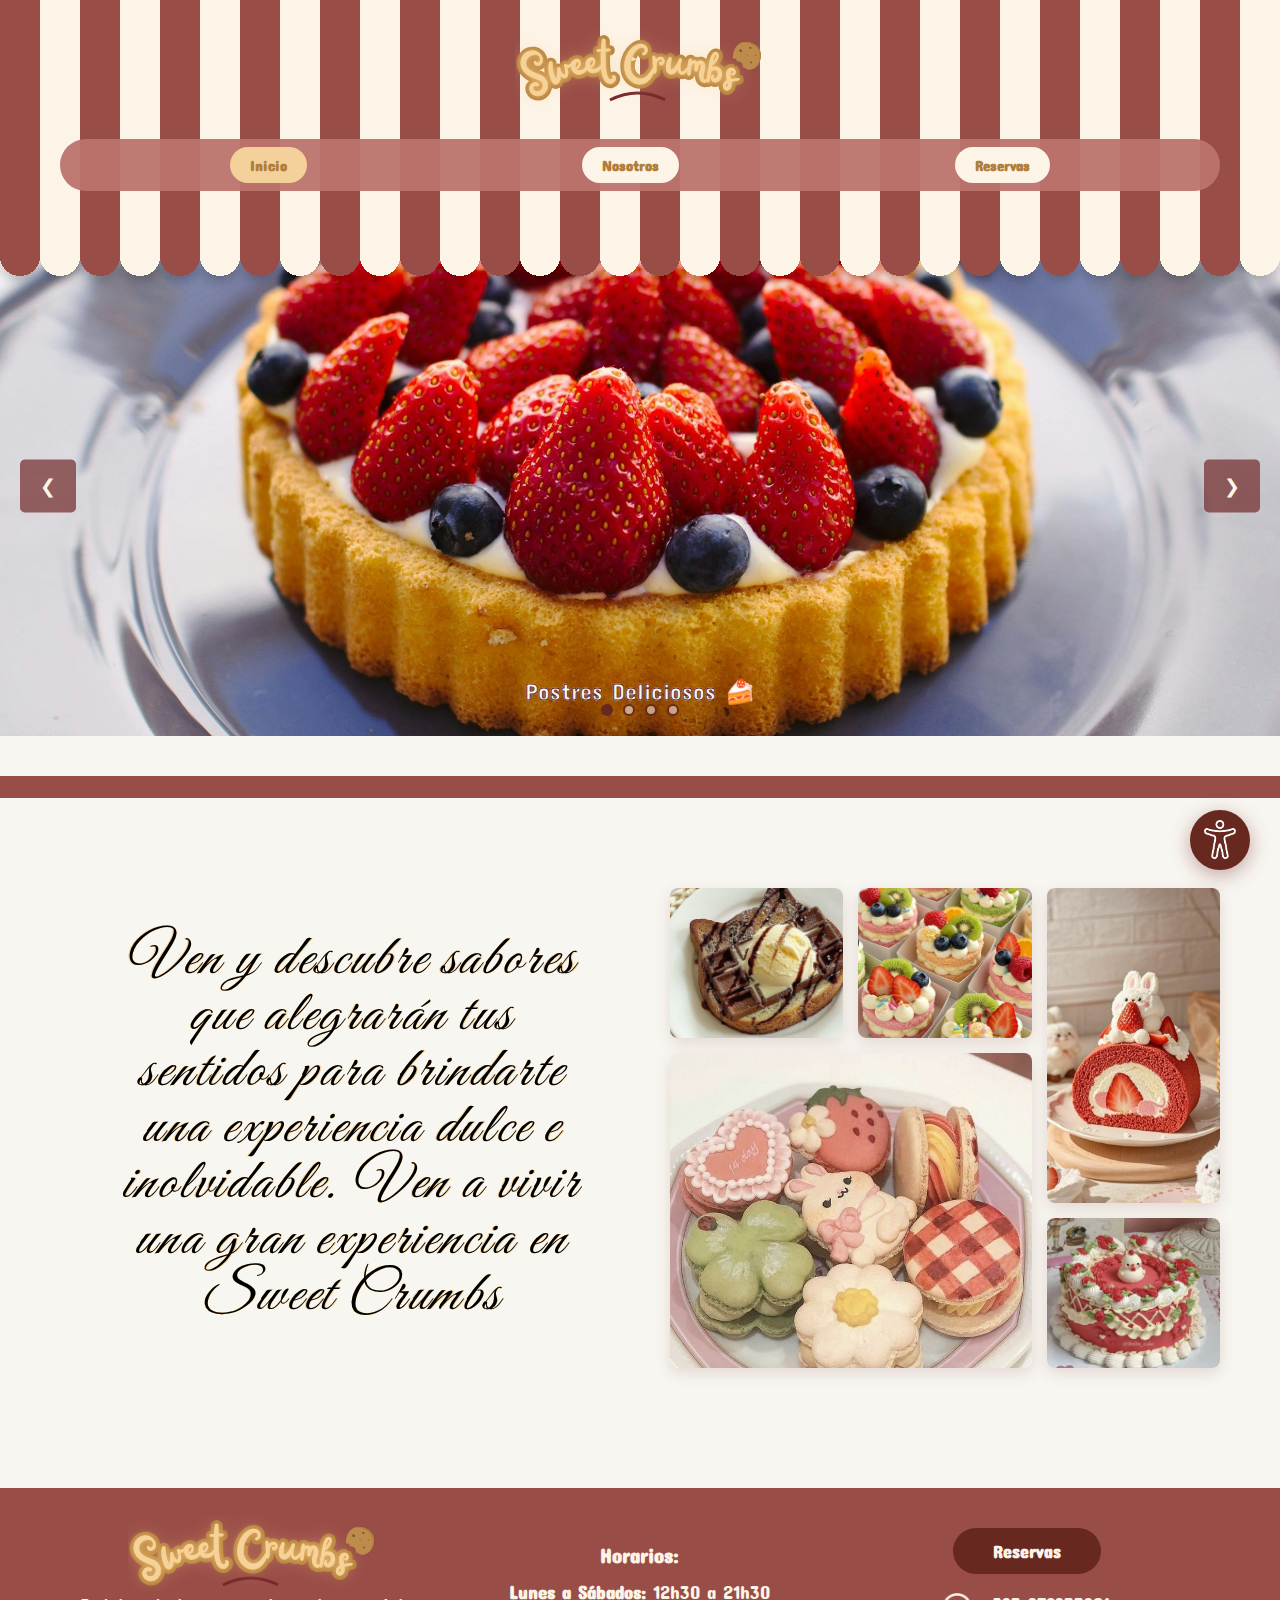
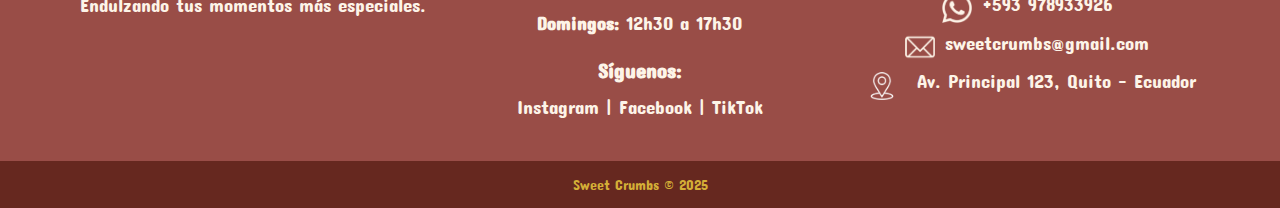
<file: index.html>
<!DOCTYPE html>
<html lang="es">
<head>
  <meta charset="UTF-8">
  <meta name="viewport" content="width=device-width, initial-scale=1.0">
  <title>Sweet Crumbs - Pastelería Artesanal</title>
  <link rel="stylesheet" href="../public/css/style.css">
</head>
<body>
  <!-- HEADER -->
  <header>
    <div class="header-stripes">
      <div class="header-content">
        <div class="logo">
            <img src="../public/img/logo_p.png" alt="Sweet Crumbs">
        </div>
        <nav class="nav-wrapper">
          <ul class="nav-menu">
            <li><a href="/index.html" class="active">  Inicio  </a></li>
            <li><a href="/vistas/nosotros.html">Nosotros</a></li>
            <li><a href="/vistas/reservas.html">Reservas</a></li>
          </ul>
        </nav>
      </div>
      <div class="scalloped-border"></div>
    </div>
  </header>

  <!-- MAIN CONTENT -->
  <main>
    <!-- HERO SLIDER -->
    <section class="hero-slider">
      <div class="slider-container">
        <div class="slider-slide" id="image1">Postres Deliciosos 🍰</div>
        <div class="slider-slide" id="image2">Pasteles Artesanales 🎂</div>
        <div class="slider-slide" id="image3">Delicias Dulces 🧁</div>
        <div class="slider-slide" id="image4">Creaciones Únicas 💫</div>
      </div>
      <button class="slider-button prev" onclick="changeSlide(-1)">❮</button>
      <button class="slider-button next" onclick="changeSlide(1)">❯</button>
      <div class="slider-indicators">
        <span class="indicator active" onclick="currentSlide(0)"></span>
        <span class="indicator" onclick="currentSlide(1)"></span>
        <span class="indicator" onclick="currentSlide(2)"></span>
        <span class="indicator" onclick="currentSlide(3)"></span>
      </div>
    </section>

    <!-- SEPARATOR STRIPE -->
    <div class="separator-stripe"></div>

    <!-- ELEGANT TEXT + IMAGES SECTION -->
    <section class="elegant-text-section">
      <div class="text-images-container">
        <div class="text-content">
          <p>Ven y descubre sabores que alegrarán tus sentidos para brindarte una experiencia dulce e inolvidable.
Ven a vivir una gran experiencia en Sweet Crumbs</p>
        </div>
        <div class="images-gallery">
          <div class="gallery-item item-1">
            <img src="./public/img/galeria1.png" alt="Imagen 1">
          </div>

          <div class="gallery-item item-2">
            <img src="./public/img/galeria4.png" alt="Imagen 2">
          </div>

          <div class="gallery-item item-3">
            <img src="./public/img/galeria5.png" alt="Imagen 3">
          </div>

          <div class="gallery-item item-4">
            <img src="./public/img/galeria3.png" alt="Imagen 4">
          </div>

          <div class="gallery-item item-5">
            <img src="./public/img/galeria2.png" alt="Imagen 5">
          </div>
        </div>
      </div>
    </section>
  </main>

  <!-- ACCESSIBILITY BUTTON -->
  <button class="accessibility-btn" title="Botón de Accesibilidad"><img src="../public/img/PurinBerry (1).png" alt="accesibilidad"></button>

  <!-- ACCESSIBILITY MODAL -->
  <div id="accessibilityModal" class="accessibility-modal">
    <div class="accessibility-modal-content">
      <!-- Modal Header -->
      <div class="accessibility-modal-header">
        <h2>Accesibilidad</h2>
        <button class="accessibility-close-btn" aria-label="Cerrar">×</button>
      </div>

      <!-- Modal Body -->
      <div class="accessibility-modal-body">
        <!-- Font Size Section -->
        <div class="accessibility-section">
          <label class="accessibility-label">📏 Tamaño de letra</label>
          <div class="font-size-container">
            <button class="font-control-btn font-decrease" aria-label="Disminuir tamaño">−</button>
            <input type="range" id="fontSizeRange" class="font-size-slider" min="80" max="150" value="100" aria-label="Tamaño de letra">
            <span class="font-size-display">100%</span>
            <button class="font-control-btn font-increase" aria-label="Aumentar tamaño">+</button>
          </div>
          <button class="accessibility-reset-btn font-size-reset">Restablecer</button>
        </div>

        <!-- Font Type Section -->
        <div class="accessibility-section">
          <label class="accessibility-label">🔤 Tipo de letra</label>
          <div class="font-type-container">
            <button class="font-type-btn concertone-btn active" data-font="concertone">Estándar</button>
            <button class="font-type-btn serif-btn" data-font="serif">Serif</button>
            <button class="font-type-btn sans-serif-btn" data-font="sans-serif">Sans Serif</button>
          </div>
          <button class="accessibility-reset-btn font-type-reset">Restablecer</button>
        </div>
      </div>
    </div>
  </div>

  <!-- FOOTER -->
  <footer>
    <div class="footer-container">
      <!-- Columna 1: Logo y Tagline -->
      <div class="footer-section footer-logo-section">
        <div class="footer-logo">
            <img src="../public/img/logo_p.png" alt="Sweet Crumbs">
        </div>
        <p>Endulzando tus momentos más especiales.</p>
      </div>
      
      <!-- Columna 2: Horarios y Redes -->
      <div class="footer-section footer-hours-section">
        <h3>Horarios:</h3>
        <p><strong>Lunes a Sábados:</strong> 12h30 a 21h30<br><strong>Domingos:</strong> 12h30 a 17h30</p>
        
        <h3 style="margin-top: 20px;">Síguenos:</h3>
        <p><a href="http://instagram.com">Instagram</a> | 
          <a href="http://facebook.com">Facebook</a> | 
          <a href="http://tiktok.com">TikTok</a></p>
      </div>
      
      <!-- Columna 3: Contacto y Reservas -->
      <div class="footer-section footer-contact-section">
        <a class="btn-footer" href="./vistas/reservas.html">Reservas</a>
        <div class="contact-item ">
          <img class="logo_foot" src="../public/img/16.png" alt="wats"><p>+593 978933926</p>
        </div>
        <div class="contact-item ">
          <img class="logo_foot" src="../public/img/17.png" alt="mail"><p>sweetcrumbs@gmail.com</p>
        </div>
        <div class="contact-item ">
          <img class="logo_ubi" src="../public/img/ubicacion.png" alt="ubi"><p>Av. Principal 123, Quito - Ecuador</p>
        </div>
      </div>
    </div>
    
    <!-- Copyright Section -->
    <div class="footer-bottom">
      <p>Sweet Crumbs © 2025</p>
    </div>
  </footer>

  <script src="../public/js/main.js"></script>
  <script src="../public/js/accessibility.js"></script>
</body>
</html>
</file>
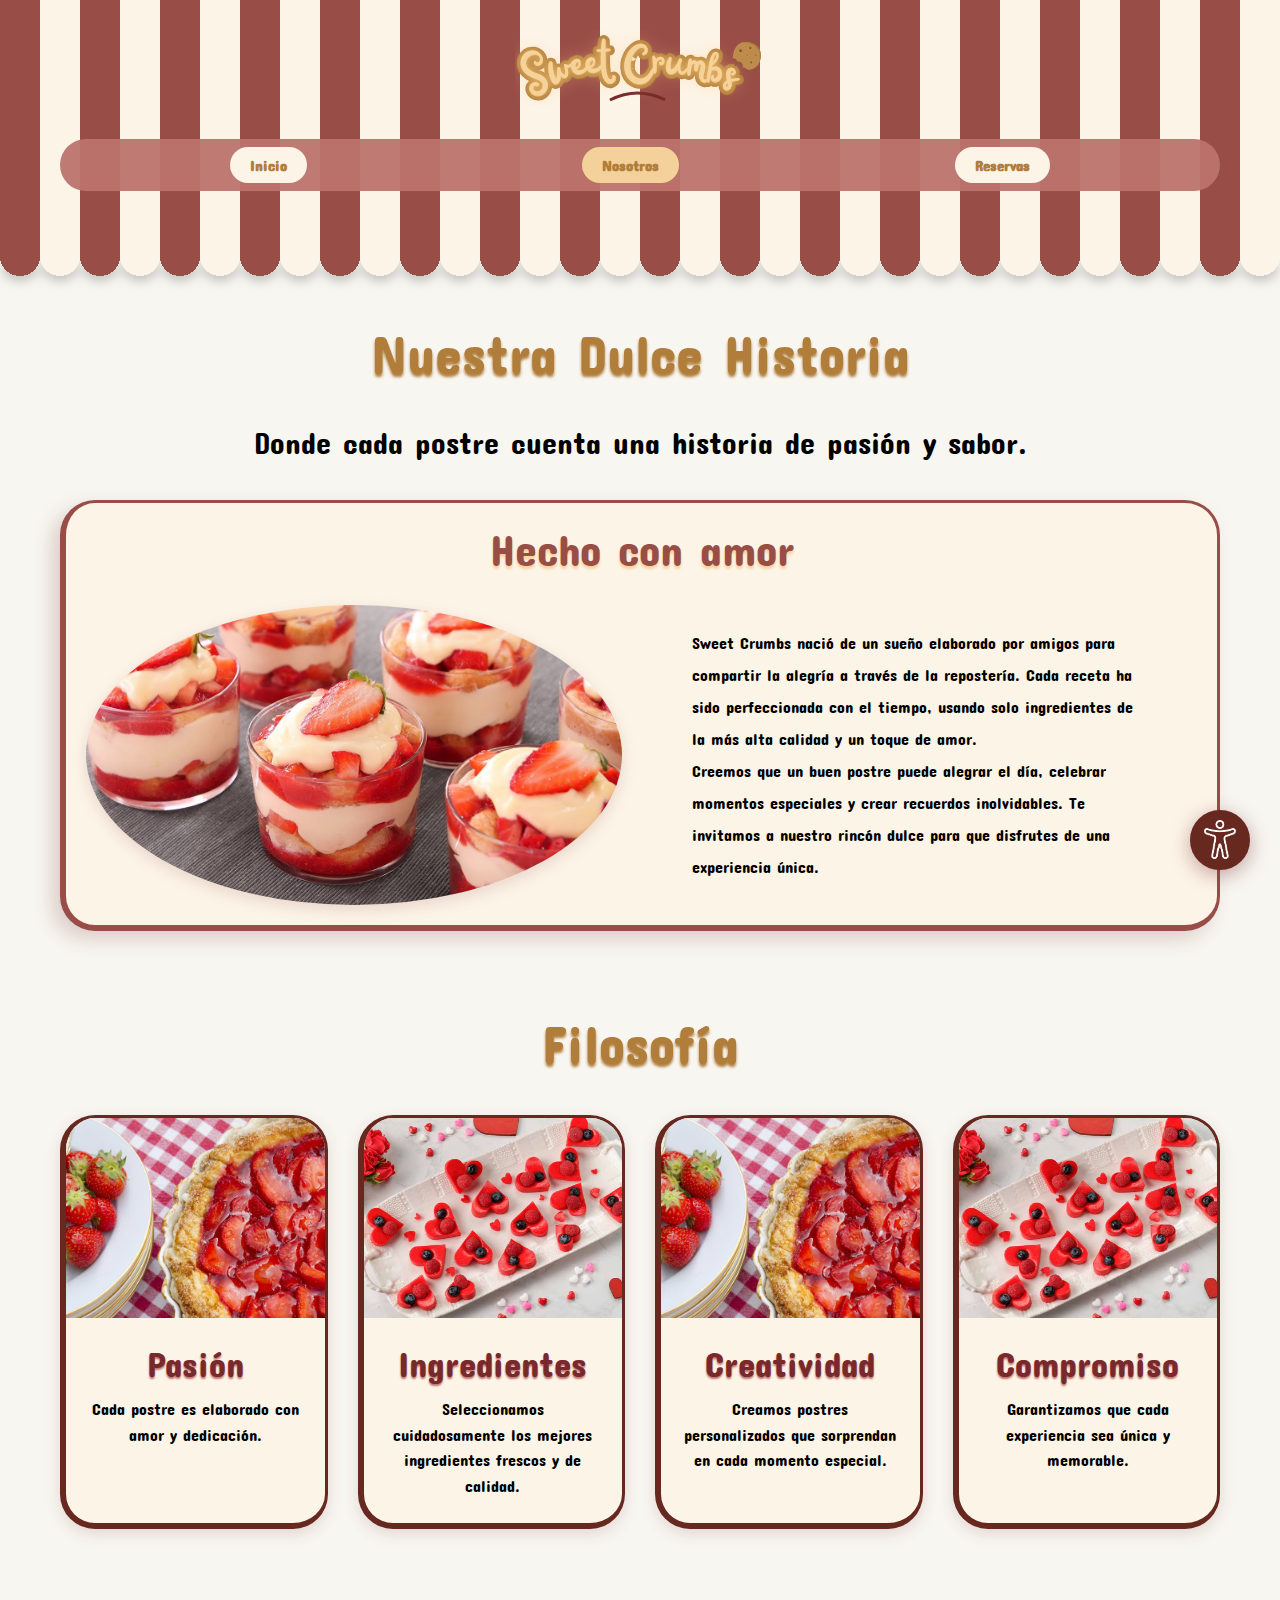
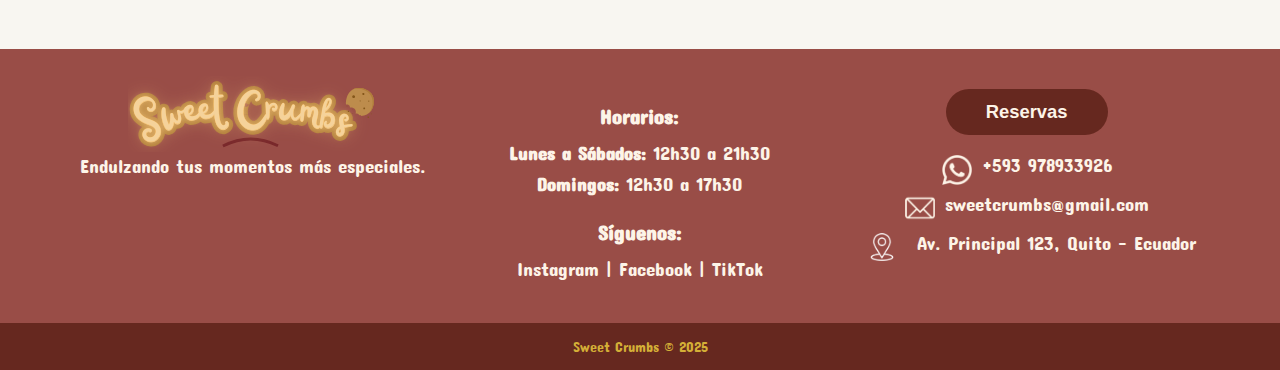
<file: vistas/nosotros.html>
<!DOCTYPE html>
<html lang="es">
<head>
  <meta charset="UTF-8">
  <meta name="viewport" content="width=device-width, initial-scale=1.0">
  <title>Nosotros - Sweet Crumbs</title>
  <link rel="stylesheet" href="../public/css/style.css">
</head>
<body>
  <!-- HEADER -->
  <header>
    <div class="header-stripes">
      <div class="header-content">
        <div class="logo">
            <img src="../public/img/logo_p.png" alt="Sweet Crumbs">
        </div>
        <nav class="nav-wrapper">
          <ul class="nav-menu">
            <li><a href="/index.html">Inicio</a></li>
            <li><a href="nosotros.html" class="active">Nosotros</a></li>
            <li><a href="reservas.html">Reservas</a></li>
          </ul>
        </nav>
      </div>
      <div class="scalloped-border"></div>
    </div>
  </header>

  <!-- MAIN CONTENT -->
  <main>
    <div class="page-section">
      <h1>Nuestra Dulce Historia</h1>
      <p class="page-slogan">Donde cada postre cuenta una historia de pasión y sabor.</p>

      <!-- STORY SECTION -->
      <div class="story-box">
        <div class="story-content">
          <h2>Hecho con amor</h2>
          <div class="story-inner">
            <div class="story-image-box">
              <img src="../public/img/carrusel2.jpg" alt="Nuestra pasión">
            </div>
            <div class="story-text-box">
              <p>Sweet Crumbs nació de un sueño elaborado por amigos para compartir la alegría a través de la repostería. Cada receta ha sido perfeccionada con el tiempo, usando solo ingredientes de la más alta calidad y un toque de amor.</p>
              <p>Creemos que un buen postre puede alegrar el día, celebrar momentos especiales y crear recuerdos inolvidables. Te invitamos a nuestro rincón dulce para que disfrutes de una experiencia única.</p>
            </div>
          </div>
        </div>
      </div>

      <!-- PHILOSOPHY SECTION -->
      <section class="philosophy-section">
        <h2>Filosofía</h2>
        <div class="philosophy-grid">
          <div class="philosophy-card">
            <div class="philosophy-card-image">
              <img src="../public/img/carrusel4.avif" alt="Pasión">
            </div>
            <div class="philosophy-card-content">
              <h3>Pasión</h3>
              <p>Cada postre es elaborado con amor y dedicación.</p>
            </div>
          </div>
          <div class="philosophy-card">
            <div class="philosophy-card-image">
              <img src="../public/img/carrusel3.avif" alt="Ingredientes">
            </div>
            <div class="philosophy-card-content">
              <h3>Ingredientes</h3>
              <p>Seleccionamos cuidadosamente los mejores ingredientes frescos y de calidad.</p>
            </div>
          </div>
          <div class="philosophy-card">
            <div class="philosophy-card-image">
              <img src="../public/img/carrusel4.avif" alt="Creatividad">
            </div>
            <div class="philosophy-card-content">
              <h3>Creatividad</h3>
              <p>Creamos postres personalizados que sorprendan en cada momento especial.</p>
            </div>
          </div>
          <div class="philosophy-card">
            <div class="philosophy-card-image">
              <img src="../public/img/carrusel3.avif" alt="Compromiso">
            </div>
            <div class="philosophy-card-content">
              <h3>Compromiso</h3>
              <p>Garantizamos que cada experiencia sea única y memorable.</p>
            </div>
          </div>
        </div>
      </section>
    </div>
  </main>

  <!-- ACCESSIBILITY BUTTON -->
  <button class="accessibility-btn" title="Botón de Accesibilidad"><img src="../public/img/PurinBerry (1).png" alt="accesibilidad"></button>

  <!-- ACCESSIBILITY MODAL -->
  <div id="accessibilityModal" class="accessibility-modal">
    <div class="accessibility-modal-content">
      <!-- Modal Header -->
      <div class="accessibility-modal-header">
        <h2>Accesibilidad</h2>
        <button class="accessibility-close-btn" aria-label="Cerrar">×</button>
      </div>

      <!-- Modal Body -->
      <div class="accessibility-modal-body">
        <!-- Font Size Section -->
        <div class="accessibility-section">
          <label class="accessibility-label">📏 Tamaño de letra</label>
          <div class="font-size-container">
            <button class="font-control-btn font-decrease" aria-label="Disminuir tamaño">−</button>
            <input type="range" id="fontSizeRange" class="font-size-slider" min="80" max="150" value="100" aria-label="Tamaño de letra">
            <span class="font-size-display">100%</span>
            <button class="font-control-btn font-increase" aria-label="Aumentar tamaño">+</button>
          </div>
          <button class="accessibility-reset-btn font-size-reset">Restablecer</button>
        </div>

        <!-- Font Type Section -->
        <div class="accessibility-section">
          <label class="accessibility-label">🔤 Tipo de letra</label>
          <div class="font-type-container">
            <button class="font-type-btn concertone-btn active" data-font="concertone">Estándar</button>
            <button class="font-type-btn serif-btn" data-font="serif">Serif</button>
            <button class="font-type-btn sans-serif-btn" data-font="sans-serif">Sans Serif</button>
          </div>
          <button class="accessibility-reset-btn font-type-reset">Restablecer</button>
        </div>
      </div>
    </div>
  </div>

  <!-- FOOTER -->
  <footer>
    <div class="footer-container">
      <!-- Columna 1: Logo y Tagline -->
      <div class="footer-section footer-logo-section">
        <div class="footer-logo">
            <img src="../public/img/logo_p.png" alt="Sweet Crumbs">
        </div>
        <p>Endulzando tus momentos más especiales.</p>
      </div>
      
      <!-- Columna 2: Horarios y Redes -->
      <div class="footer-section footer-hours-section">
        <h3>Horarios:</h3>
        <p><strong>Lunes a Sábados:</strong> 12h30 a 21h30<br><strong>Domingos:</strong> 12h30 a 17h30</p>
        
        <h3 style="margin-top: 20px;">Síguenos:</h3>
        <p><a href="http://instagram.com">Instagram</a> | 
          <a href="http://facebook.com">Facebook</a> | 
          <a href="http://tiktok.com">TikTok</a></p>
      </div>
      
      <!-- Columna 3: Contacto y Reservas -->
      <!-- Columna 3: Contacto y Reservas -->
      <div class="footer-section footer-contact-section">
        <button class="btn-footer">Reservas</button>
        <div class="contact-item ">
          <img class="logo_foot" src="../public/img/16.png" alt="wats"><p>+593 978933926</p>
        </div>
        <div class="contact-item ">
          <img class="logo_foot" src="../public/img/17.png" alt="mail"><p>sweetcrumbs@gmail.com</p>
        </div>
        <div class="contact-item ">
          <img class="logo_ubi" src="../public/img/ubicacion.png" alt="ubi"><p>Av. Principal 123, Quito - Ecuador</p>
        </div>
      </div>
    </div>
    
    <!-- Copyright Section -->
    <div class="footer-bottom">
      <p>Sweet Crumbs © 2025</p>
    </div>
  </footer>

  <script src="../public/js/main.js"></script>
  <script src="../public/js/accessibility.js"></script>
</body>
</html>
</file>
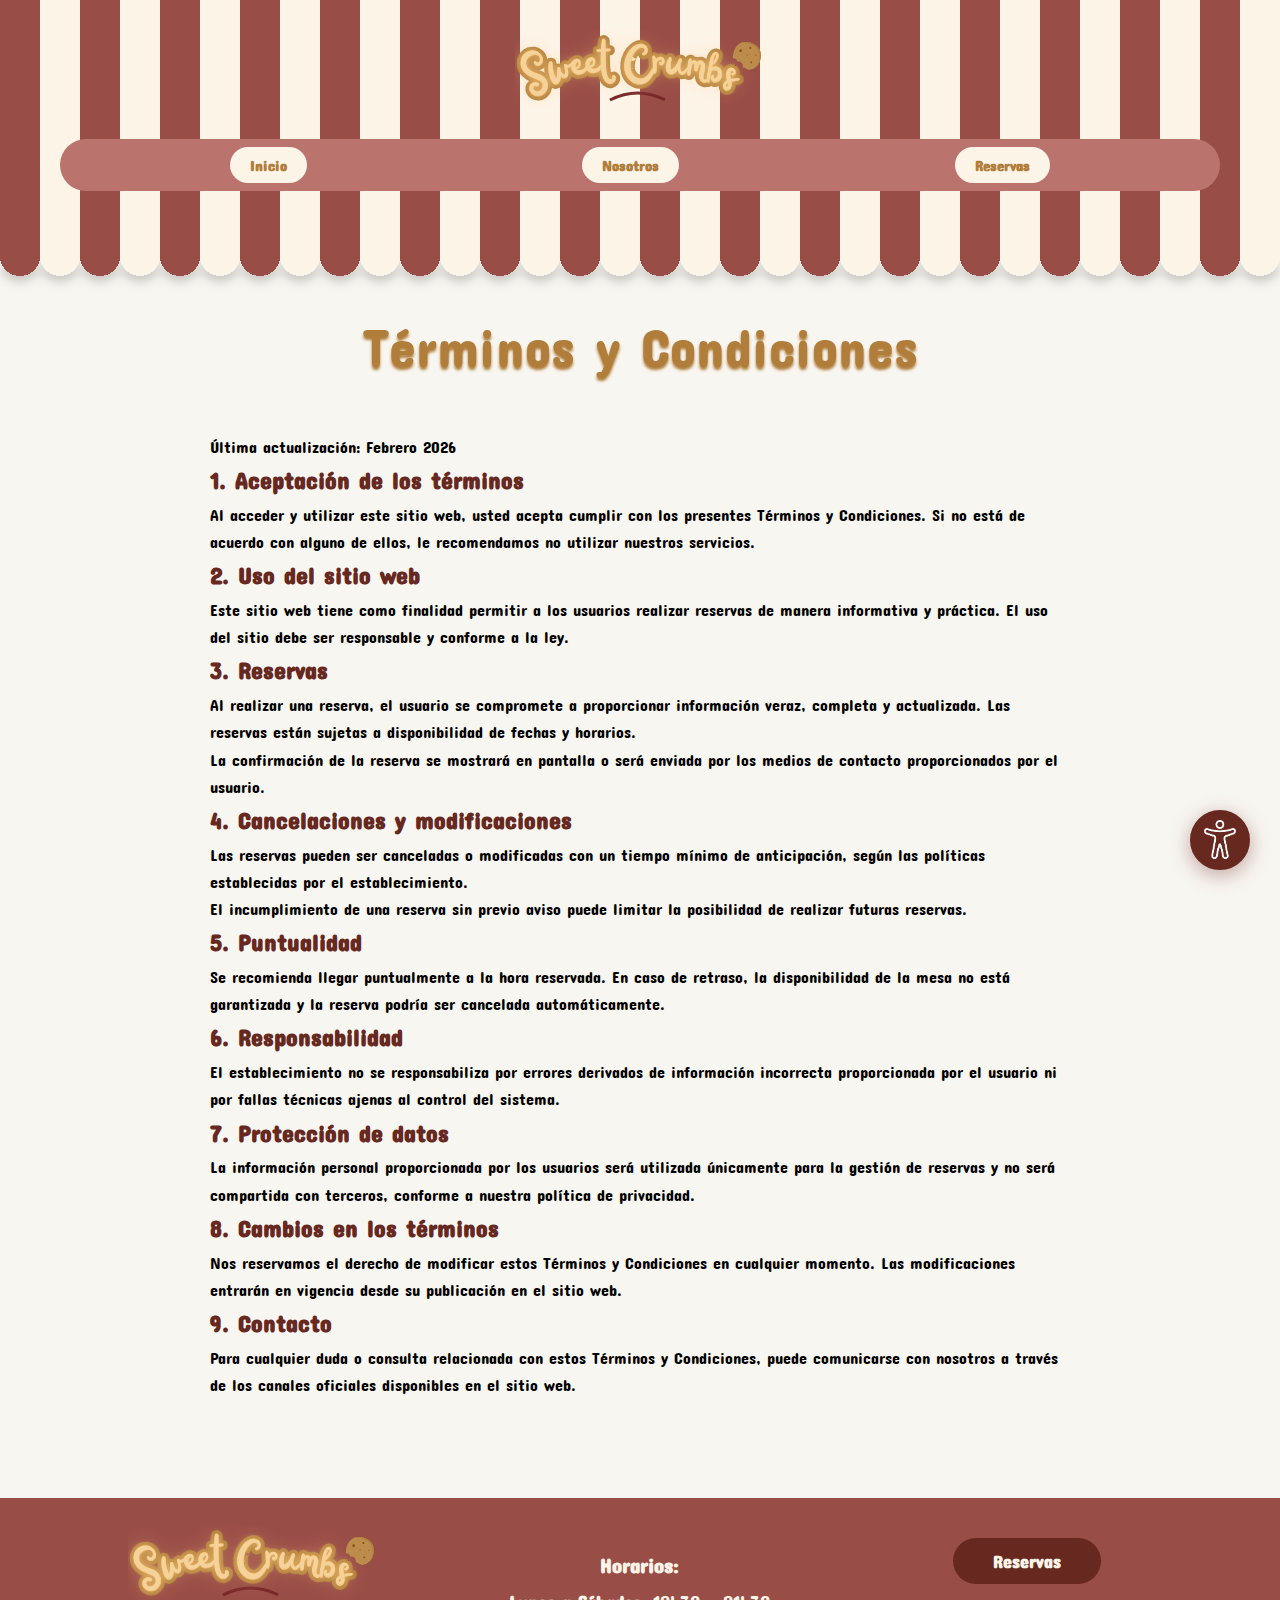
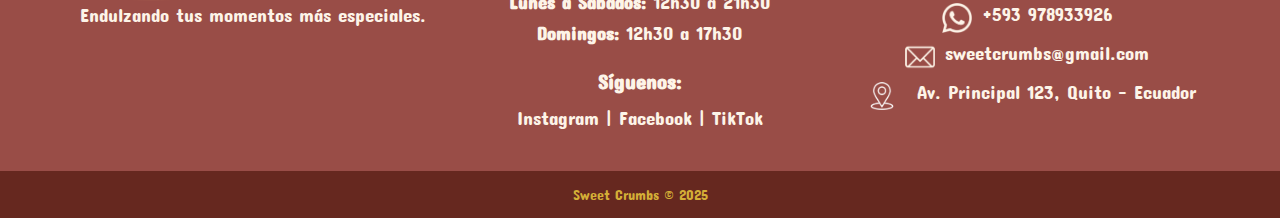
<file: vistas/terminos_condiciones.html>
<!DOCTYPE html>
<html lang="es">
<head>
  <meta charset="UTF-8">
  <meta name="viewport" content="width=device-width, initial-scale=1.0">
  <title>Sweet Crumbs - Pastelería Artesanal</title>
  <link rel="stylesheet" href="../public/css/style.css">
</head>
<body>
  <!-- HEADER -->
  <header>
    <div class="header-stripes">
      <div class="header-content">
        <div class="logo">
            <img src="../public/img/logo_p.png" alt="Sweet Crumbs">
        </div>
        <nav class="nav-wrapper">
          <ul class="nav-menu">
            <li><a href="/index.html" class="active">  Inicio  </a></li>
            <li><a href="/vistas/nosotros.html">Nosotros</a></li>
            <li><a href="/vistas/reservas.html">Reservas</a></li>
          </ul>
        </nav>
      </div>
      <div class="scalloped-border"></div>
    </div>
  </header>

  <!-- MAIN CONTENT -->
  <main class="terms-container">
    <h1>Términos y Condiciones</h1>
    <p class="last-update">Última actualización: Febrero 2026</p>

    <section>
      <h2>1. Aceptación de los términos</h2>
      <p>
        Al acceder y utilizar este sitio web, usted acepta cumplir con los presentes
        Términos y Condiciones. Si no está de acuerdo con alguno de ellos,
        le recomendamos no utilizar nuestros servicios.
      </p>
    </section>

    <section>
      <h2>2. Uso del sitio web</h2>
      <p>
        Este sitio web tiene como finalidad permitir a los usuarios realizar reservas
        de manera informativa y práctica. El uso del sitio debe ser responsable
        y conforme a la ley.
      </p>
    </section>

    <section>
      <h2>3. Reservas</h2>
      <p>
        Al realizar una reserva, el usuario se compromete a proporcionar información
        veraz, completa y actualizada. Las reservas están sujetas a disponibilidad
        de fechas y horarios.
      </p>
      <p>
        La confirmación de la reserva se mostrará en pantalla o será enviada
        por los medios de contacto proporcionados por el usuario.
      </p>
    </section>

    <section>
      <h2>4. Cancelaciones y modificaciones</h2>
      <p>
        Las reservas pueden ser canceladas o modificadas con un tiempo mínimo
        de anticipación, según las políticas establecidas por el establecimiento.
      </p>
      <p>
        El incumplimiento de una reserva sin previo aviso puede limitar
        la posibilidad de realizar futuras reservas.
      </p>
    </section>

    <section>
      <h2>5. Puntualidad</h2>
      <p>
        Se recomienda llegar puntualmente a la hora reservada. En caso de retraso,
        la disponibilidad de la mesa no está garantizada y la reserva podría
        ser cancelada automáticamente.
      </p>
    </section>

    <section>
      <h2>6. Responsabilidad</h2>
      <p>
        El establecimiento no se responsabiliza por errores derivados de información
        incorrecta proporcionada por el usuario ni por fallas técnicas ajenas
        al control del sistema.
      </p>
    </section>

    <section>
      <h2>7. Protección de datos</h2>
      <p>
        La información personal proporcionada por los usuarios será utilizada
        únicamente para la gestión de reservas y no será compartida con terceros,
        conforme a nuestra política de privacidad.
      </p>
    </section>

    <section>
      <h2>8. Cambios en los términos</h2>
      <p>
        Nos reservamos el derecho de modificar estos Términos y Condiciones
        en cualquier momento. Las modificaciones entrarán en vigencia
        desde su publicación en el sitio web.
      </p>
    </section>

    <section>
      <h2>9. Contacto</h2>
      <p>
        Para cualquier duda o consulta relacionada con estos Términos y Condiciones,
        puede comunicarse con nosotros a través de los canales oficiales
        disponibles en el sitio web.
      </p>
    </section>

  </main>

  <!-- ACCESSIBILITY BUTTON -->
  <button class="accessibility-btn" title="Botón de Accesibilidad"><img src="../public/img/PurinBerry (1).png" alt="accesibilidad"></button>

  <!-- ACCESSIBILITY MODAL -->
  <div id="accessibilityModal" class="accessibility-modal">
    <div class="accessibility-modal-content">
      <!-- Modal Header -->
      <div class="accessibility-modal-header">
        <h2>Accesibilidad</h2>
        <button class="accessibility-close-btn" aria-label="Cerrar">×</button>
      </div>

      <!-- Modal Body -->
      <div class="accessibility-modal-body">
        <!-- Font Size Section -->
        <div class="accessibility-section">
          <label class="accessibility-label">📏 Tamaño de letra</label>
          <div class="font-size-container">
            <button class="font-control-btn font-decrease" aria-label="Disminuir tamaño">−</button>
            <input type="range" id="fontSizeRange" class="font-size-slider" min="80" max="150" value="100" aria-label="Tamaño de letra">
            <span class="font-size-display">100%</span>
            <button class="font-control-btn font-increase" aria-label="Aumentar tamaño">+</button>
          </div>
          <button class="accessibility-reset-btn font-size-reset">Restablecer</button>
        </div>

        <!-- Font Type Section -->
        <div class="accessibility-section">
          <label class="accessibility-label">🔤 Tipo de letra</label>
          <div class="font-type-container">
            <button class="font-type-btn concertone-btn active" data-font="concertone">Estándar</button>
            <button class="font-type-btn serif-btn" data-font="serif">Serif</button>
            <button class="font-type-btn sans-serif-btn" data-font="sans-serif">Sans Serif</button>
          </div>
          <button class="accessibility-reset-btn font-type-reset">Restablecer</button>
        </div>
      </div>
    </div>
  </div>


  <!-- FOOTER -->
  <footer>
    <div class="footer-container">
      <!-- Columna 1: Logo y Tagline -->
      <div class="footer-section footer-logo-section">
        <div class="footer-logo">
            <img src="../public/img/logo_p.png" alt="Sweet Crumbs">
        </div>
        <p>Endulzando tus momentos más especiales.</p>
      </div>
      
      <!-- Columna 2: Horarios y Redes -->
      <div class="footer-section footer-hours-section">
        <h3>Horarios:</h3>
        <p><strong>Lunes a Sábados:</strong> 12h30 a 21h30<br><strong>Domingos:</strong> 12h30 a 17h30</p>
        
        <h3 style="margin-top: 20px;">Síguenos:</h3>
        <p><a href="http://instagram.com">Instagram</a> | 
          <a href="http://facebook.com">Facebook</a> | 
          <a href="http://tiktok.com">TikTok</a></p>
      </div>
      
      <!-- Columna 3: Contacto y Reservas -->
      <div class="footer-section footer-contact-section">
        <a class="btn-footer" href="./reservas.html">Reservas</a>
        <div class="contact-item ">
          <img class="logo_foot" src="../public/img/16.png" alt="wats"><p>+593 978933926</p>
        </div>
        <div class="contact-item ">
          <img class="logo_foot" src="../public/img/17.png" alt="mail"><p>sweetcrumbs@gmail.com</p>
        </div>
        <div class="contact-item ">
          <img class="logo_ubi" src="../public/img/ubicacion.png" alt="ubi"><p>Av. Principal 123, Quito - Ecuador</p>
        </div>
      </div>
    </div>
    
    <!-- Copyright Section -->
    <div class="footer-bottom">
      <p>Sweet Crumbs © 2025</p>
    </div>
  </footer>

  <script src="../public/js/main.js"></script>
  <script src="../public/js/accessibility.js"></script>
</body>
</html>
</file>
<file: public/css/style.css>
@font-face {
  font-family: 'GreatVibes';
  src: url("../fonts/GreatVibes-Regular.ttf") format("truetype");
  font-weight: normal;
  font-style: normal;
}
@font-face {
  font-family: 'ConcertOne';
  src: url("../fonts/ConcertOne-Regular.ttf") format("truetype");
  font-weight: normal;
  font-style: normal;
}

/* ============================= */
/*     SWEET CRUMBS BAKERY       */
/*        MAIN STYLESHEET        */
/* ============================= */

:root {
  --brown-dark: #66281F;
  --brown-medium-dark: #79282B;
  --brown-medium: rgb(153, 77, 71);
  --brown-light: rgb(187, 115, 109);
  --golden: #F4D19A;
  --golden-dark: rgb(176, 125, 58);
  --cream: #FDF4E8;
  --white: #F8F6F1;
  --gray-light: #aea48e;
  --warning: #F4CA60;
  --format:#9F3135;
  --success: rgb(78, 160, 69);
  --success-dark: #0F5F04;
  --font-family: 'ConcertOne', sans-serif;
  --text-scale: 1;
}


* {
  margin: 0;
  padding: 0;
  box-sizing: border-box;
}

html, body {
  height: 100%;
  font-family: var(--font-family);
  color: var(--brown-dark);
  background-color: var(--white);
}

/* ============================= */
/*         HEADER STYLES         */
/* ============================= */

header {
  position: relative;
  background: transparent;
  padding: 0;
  margin: 0;
  z-index: 10;
}

.header-stripes {
  background: repeating-linear-gradient(
    90deg,
    var(--brown-medium) 0px,
    var(--brown-medium) 40px,
    var(--cream) 40px,
    var(--cream) 80px
  );
  padding-bottom: 50px;
  position: relative;
  z-index: 11;
}

.header-content {
  max-width: 1200px;
  font-family: var(--font-family);
  margin: 0 auto;
  padding: 30px 20px 20px;
  text-align: center;
  position: relative;
  z-index: 2;
}

.logo {
  margin-bottom: 30px;
}

.nav-wrapper {
  display: flex;
  justify-content: center;
  position: relative;
  z-index: 3;
  width: 100%;
}

.nav-menu {
  list-style: none;
  display: flex;
  justify-content: space-around;
  gap: 15px;
  flex-wrap: wrap;
  background-color: var(--brown-light);
  padding: 8px 40px;
  border-radius: 35px;
  backdrop-filter: none;
  width: 100%;
  align-items: center;
}

.nav-menu a {
  padding: 9px 20px;
  background-color: var(--cream);
  color: var(--golden-dark);
  text-decoration: none;
  border-radius: 35px;
  font-weight: 600;
  transition: all 0.3s ease;
  display: inline-block;
  font-size: 0.95rem;
  border: none;
}

.nav-menu a:hover {
  background-color: var(--cream);
  color: var(--golden-dark);
  transform: translateY(-2px);
  box-shadow: 0 4px 8px rgba(0, 0, 0, 0.2);
}

.nav-menu a.active {
  background-color: var(--golden);
  color: var(--golden-dark);
  font-weight: bolder;
}

/* Change nav-menu background when has active item */
.nav-menu:has(a.active) {
  background-color: rgb(187, 115, 109, 0.95);
}

/* Scalloped border (awning style) - for header */
.scalloped-border {
  position: absolute;
  bottom: -50px;
  left: 0;
  right: 0;
  width: 100%;
  height: 50px;
  background-color: transparent;
  overflow: hidden;
  z-index: 12;
}

.scalloped-border::after {
  content: '';
  position: absolute;
  top: 0;
  left: 0;
  width: 100%;
  height: 100%;
  /* Semicircles alternating colors to match stripe pattern */
  background-image: 
    radial-gradient(circle at 20px -5px, var(--brown-medium) 20px, transparent 20px),
    radial-gradient(circle at 60px -5px, var(--cream) 20px, transparent 20px);
  background-size: 80px 50px, 80px 50px;
  background-repeat: repeat-x;
  background-position: 0 0, 0 0;
   filter: drop-shadow(0 4px 6px rgba(0, 0, 0, 0.25));
}

/* ============================= */
/*         FOOTER STYLES         */
/* ============================= */

footer {
  background-color: var(--brown-medium);
  color: var(--cream);
  margin-top: 60px;
}

.footer-container {
  max-width: 1200px;
  margin: 0 auto;
  display: grid;
  grid-template-columns: repeat(3, 1fr);
  gap: 40px;
  padding: 40px 40px 30px;
  align-items: flex-start;
}

.footer-section {
  color: var(--cream);
  text-align: center;
}

.footer-hours-section {
  margin-top: 15px;
}

.footer-section h3 {
  font-size: 1.3rem;
  color: var(--cream);
  margin-bottom: 10px;
  margin-top: 0;
  font-weight: 700;
}

.footer-section p {
  line-height: 1.6;
  margin-bottom: 8px;
  font-size: 1.2rem;
  color: var(--cream);
}

.footer-logo {
  height: 50px;
  margin-bottom: 12px;
  display: flex;
  align-items: center;
  justify-content: center;
}

.footer-logo img {
  max-width: 100%;
  height: auto;
}

.footer-bottom {
  text-align: center;
  padding: 15px 20px;
  background-color: var(--brown-dark);
  font-size: 0.9rem;
  color: #D4AF37;
}

.btn-footer {
  padding: 12px 40px;
  background-color: var(--brown-dark);
  color: var(--cream);
  border: none;
  border-radius: 30px;
  font-weight: 700;
  font-size: 1.15rem;
  cursor: pointer;
  transition: all 0.3s ease;
  margin-bottom: 15px;
  display: inline-block;
  margin-left: auto;
  margin-right: auto;
}

.btn-footer:hover {
  background-color: var(--brown-medium-dark);
  transform: scale(1.05);
}

.footer-section a {
  color: var(--cream);
  text-decoration: none;
  transition: color 0.3s ease;
}

.footer-section a:hover {
  color: #D4AF37;
}

.logo_foot {
  text-align: center;
  width: 30px;   
  height: auto;  
  margin-right: 10px; 
}

.logo_ubi {
  text-align: center;
  width: 50px;   
  height: auto;  
  margin-right: 10px; 
}

.contact-item {
  display: flex;
  justify-content: center;   /* centra horizontalmente */
  align-items: center;       /* centra verticalmente */
}


/* Accessibility Button */
.accessibility-btn {
  position: fixed;
  bottom: 30px;
  right: 30px;
  width: 60px;
  height: 60px;
  border-radius: 50%;
  background-color: var(--brown-dark);
  color: var(--cream);
  border: 3px solid var(--brown-dark);
  font-size: 2rem;
  cursor: pointer;
  box-shadow: 0 5px 20px rgba(112, 41, 41, 0.4);
  transition: all 0.3s ease;
  z-index: 999;
  display: flex;
  align-items: center;
  justify-content: center;
}

.accessibility-btn img{
  text-align: center;
  width: 40px;   
  height: auto;  
}
.accessibility-btn:hover {
  background-color: var(--brown-medium);
  transform: scale(1.1);
  box-shadow: 0 8px 25px rgba(112, 41, 41, 0.5);
}

.accessibility-btn:active {
  transform: scale(0.95);
}


/* ============================= */
/*         HOME PAGE STYLES      */
/* ============================= */

/* Hero Slider */
.hero-slider {
  position: relative;
  height: 500px;
  overflow: hidden;
  /*background-color: var(--golden);*/
  margin: -25px auto 40px auto;
  max-width: 100%;
  width: 100%;
  border-radius: 0;
  box-shadow: none;
  z-index: 1;
}

.slider-container {
  display: flex;
  height: 100%;
  transition: transform 0.5s ease;
}

#image1 {
  background-image: url('../img/carrusel1.jpg');
  background-size: cover;
  background-position: center;
}

#image2 {
  background-image: url('../img/carrusel2.jpg');
  background-size: cover;
  background-position: center;
}

#image3 {
  background-image: url('../img/carrusel3.avif');
  background-size: cover;
  background-position: center;
}

#image4 {
  background-image: url('../img/carrusel4.avif');
  background-size: cover;
  background-position: center;
}

.slider-slide {
  min-width: 100%;
  height: 100%;
  display: flex;
  align-items: flex-end;
  justify-content: center;
  color: var(--white);
  -webkit-text-stroke: 0.2px var(--brown-dark);
  font-size: 1.5rem;
  font-weight: bold;
  position: relative;
  z-index: 1;
  background-size: cover;
  background-position: center;
  background-repeat: no-repeat;
  padding-bottom: 30px;
}

.slider-button {
  position: absolute;
  top: 50%;
  transform: translateY(-50%);
  background-color: rgba(112, 41, 41, 0.7);
  color: var(--cream);
  border: none;
  padding: 15px 20px;
  font-size: 1.2rem;
  cursor: pointer;
  border-radius: 5px;
  z-index: 10;
  transition: all 0.3s ease;
}

.slider-button:hover {
  background-color: var(--brown-dark);
}

.slider-button.prev {
  left: 20px;
}

.slider-button.next {
  right: 20px;
}

.slider-indicators {
  position: absolute;
  bottom: 20px;
  left: 50%;
  transform: translateX(-50%);
  display: flex;
  gap: 10px;
  z-index: 10;
}

.indicator {
  width: 12px;
  height: 12px;
  border-radius: 50%;
  background-color: rgba(255, 255, 255, 0.5);
  cursor: pointer;
  transition: all 0.3s ease;
  border: 2px solid var(--brown-dark);
}

.indicator.active {
  background-color: var(--brown-dark);
}

/* Separator Stripe */
.separator-stripe {
  width: 100%;
  height: 22px;
  background: repeating-linear-gradient(
    90deg,
    var(--brown-medium) 0px,
    var(--brown-medium) 30px,
    var(--brown-medium) 30px,
    var(--brown-medium) 70px
  );
  margin: 30px 0;
  position: relative;
}

/* Elegant Text Section */
.elegant-text-section {
    padding: 60px 20px;
    max-width: 1200px;
    margin: 0 auto;
}

.text-images-container {
    display: grid;
    grid-template-columns: 1fr 1fr;
    gap: 60px;
    align-items: center;
}

.text-content {
    padding-right: 20px;
    padding-left: 50px;
}

.text-content p {
  text-align: center;
    font-family: 'GreatVibes';
    font-size: 3.5rem;
    line-height: 1.0;
    color: #000; /* texto negro */
    font-style: italic;
    letter-spacing: 0.05em; 
    text-shadow:
        -0.2px -0.2px 0 var(--golden),
        0.2px -0.2px 0 var(--golden),
        -0.2px 0.2px  0 var(--golden),
        0.2px  0.2px  0 var(--golden);
}


.images-gallery {
  display: grid;
  grid-template-columns: repeat(3, 1fr);
  grid-template-rows: repeat(3, 150px);
  gap: 15px;
}

.gallery-item {
  overflow: hidden;
  border-radius: 8px;
  box-shadow: 0 5px 15px rgba(112, 41, 41, 0.15);
  background-size: cover;
  background-position: center;
  transition: transform 0.3s ease;
  cursor: pointer;
}

.gallery-item:hover {
  transform: scale(1.08);
}

.gallery-item img {
  width: 100%;
  height: 100%;
  object-fit: cover;
  display: block;
}

.item-1 {
  grid-column: 1 / 2;
  grid-row: 1 / 2;
}

.item-2 {
  grid-column: 2 / 3;
  grid-row: 1 / 2;
}

.item-3 {
  grid-column: 3 / 4;
  grid-row: 1 / 3;
}

.item-4 {
  grid-column: 1 / 3;
  grid-row: 2 / 4;
}

.item-5 {
  grid-column: 3 / 4;
  grid-row: 3 / 4;
}

/* Product Grid */
.products-section {
  padding: 60px 20px;
  max-width: 1200px;
  margin: 0 auto;
}

.products-section h2 {
  text-align: center;
  font-size: 2rem;
  color: var(--brown-dark);
  font-family: var(--font-family);
  margin-bottom: 40px;
}

.products-grid {
  display: grid;
  grid-template-columns: repeat(auto-fit, minmax(250px, 1fr));
  gap: 30px;
}

.product-card {
  background-color: var(--white);
  border-radius: 10px;
  overflow: hidden;
  box-shadow: 0 5px 15px rgba(112, 41, 41, 0.15);
  transition: all 0.3s ease;
  text-align: center;
}

.product-card:hover {
  transform: translateY(-10px);
  box-shadow: 0 15px 30px rgba(112, 41, 41, 0.25);
}

.product-image {
  width: 100%;
  height: 250px;
  background: linear-gradient(135deg, var(--cream) 0%, var(--gray-light) 100%);
  display: flex;
  align-items: center;
  justify-content: center;
  font-size: 3rem;
  color: var(--brown-dark);
}

.product-info {
  padding: 20px;
}

.product-info h3 {
  font-size: 1.3rem;
  color: var(--brown-dark);
  margin-bottom: 10px;
  font-family: var(--font-family);
}

.product-info p {
  font-size: 0.95rem;
  color: var(--brown-light);
  line-height: 1.6;
}

/* ============================= */
/*       ABOUT PAGE STYLES       */
/* ============================= */

.page-section {
  padding: 60px 20px;
  max-width: 1200px;
  margin: 0 auto;
  font-family: var(--font-family);
}

.page-section h1 {
  font-size: 3.375rem;
  color: var(--golden-dark);
  margin-bottom: 40px;
  text-align: center;
  font-weight: 200;
  text-shadow: 0 3px 3px var(--golden-dark); 
}

.page-slogan {
  text-align: center;
  font-size: 1.875rem;
  color: black;
  margin-bottom: 40px;

}

/* Story Box with Border and Shadow */
.story-box {
  background-color: var(--cream);
  border-top: 3px solid var(--brown-medium);
  border-right: 3px solid var(--brown-medium);
  border-bottom: 6px solid var(--brown-medium);
  border-left: 6px solid var(--brown-medium);
  border-radius: 35px;
  padding: 20px;
  margin-bottom: 80px;
  box-shadow: -8px 8px 20px rgba(112, 41, 41, 0.2);
}

.story-content h2 {
  font-weight: 100;
  font-size: 2.75rem;
  font-family: var(--font-family);
  color: var(--brown-medium);
  text-align: center;
  margin-bottom: 30px;
  text-shadow: 0 3px 3px var(--golden); 
}

.story-inner {
  display: grid;
  grid-template-columns: 1fr 1fr;
  gap: 40px;
  align-items: center;
}

.story-image-box {
  width: 100%;
  height: 300px;
  border-radius: 50%;
  overflow: hidden;
  box-shadow: 0 5px 15px rgba(112, 41, 41, 0.15);
}

.story-image-box img {
  width: 100%;
  height: 100%;
  object-fit: cover;
}

.story-text-box {
  padding-left: 20px;
}

.story-text-box p {
  padding-left: 10px;
  padding-right: 60px;
  font-size: 1rem;
  line-height: 2;
  color: black
}

/* Philosophy Cards */
.philosophy-section {
  text-align: center;
}

.philosophy-section h2 {
  font-size: 3.375rem;
  color: var(--golden-dark);
  margin-bottom: 40px;
  text-align: center;
  font-weight: 200;
  text-shadow: 0 3px 3px var(--golden-dark); 
}

.philosophy-grid {
  display: grid;
  grid-template-columns: repeat(auto-fit, minmax(200px, 1fr));
  gap: 30px;
}

.philosophy-card {
  background: var(--cream);
  border-top: 3px solid var(--brown-dark);
  border-right: 3px solid var(--brown-dark);
  border-bottom: 6px solid var(--brown-dark);
  border-left: 6px solid var(--brown-dark);
  border-radius: 35px;
  overflow: hidden;
  box-shadow: 0 5px 15px rgba(112, 41, 41, 0.15);
  transition: transform 0.3s ease, box-shadow 0.3s ease;
}

.philosophy-card:hover {
  transform: translateY(-8px);
  box-shadow: 0 10px 25px rgba(112, 41, 41, 0.25);
}

.philosophy-card-image {
  width: 100%;
  height: 200px;
  overflow: hidden;
  background-size: cover;
  background-position: center;
}

.philosophy-card-image img {
  width: 100%;
  height: 100%;
  object-fit: cover;
  display: block;
}

.philosophy-card-content {
  padding: 25px 20px;
  text-align: center;
}

.philosophy-card h3 {
  font-weight: 100;
  font-size: 2.1875rem;
  color: var(--brown-medium-dark);
  margin-bottom: 12px;
  text-shadow: 0 2px 2px var(--brown-light); 
}

.philosophy-card p {
  font-size: 1rem;
  color: black;
  line-height: 1.6;
}

/* ============================= */
/*    RESERVATIONS PAGE STYLES   */
/* ============================= */

.conditions-section {
  max-width: 1311px;
  margin: 20px auto;
  padding: 20px;
  background-image: url('../img/Fondo_Cond.png');
  border-radius: 15px;
  position: relative;
  border-top: 3px solid var(--golden-dark);
  border-right: 3px solid var(--golden-dark);
  border-bottom: 6px solid var(--golden-dark);
  border-left: 6px solid var(--golden-dark);
  margin-bottom: 30px;
  margin-top: 40px;
  box-shadow: -8px 8px 20px rgba(112, 41, 41, 0.2);
}
.conditions-box {
  max-width: 1000px;
  margin: 20px auto;
  padding: 20px;
  background-color: var(--cream);
  border-radius: 15px;
  position: relative;
  box-shadow: 0 10px 30px rgba(112, 41, 41, 0.2);
}

.conditions-box h2 {
  font-size: 2rem;
  color: var(--golden-dark);
  font-family: var(--font-family);
  font-weight: 400;
  text-align: center;
  margin-bottom: 30px;
  text-shadow: 0 2px 2px var(--golden-dark);
  letter-spacing: 0.5px;
}

.conditions-box p {
  font-size: 1rem;
  color: black;
  line-height: 1.6;
  margin-bottom: 25px;
  text-align: center;
  margin-left: 40px;
  margin-right: 40px;
}

.conditions-box h3 {
  font-size: 1.3rem;
  color: black;
  font-family: var(--font-family);
  font-weight: 600;
  text-align: center;
  margin-bottom: 10px;
  letter-spacing: 0.3px;
  text-shadow: 0.5px 0.5px 0.5px rgb(0, 0, 0, 0.80);
}

.conditions-list {
  list-style: none;
  padding: 0;
}

.conditions-list li {
  padding: 15px 0;
  padding-left: 30px;
  position: relative;
  color: black;
  line-height: 1;
  
  text-align: center;
}

.conditions-list li:last-child {
  border-bottom: none;
}

.reserve-button-container {
  text-align: center;
  margin-top: 5px;
}

.btn-reserve {
  padding: 15px 50px;
  font-size: 1.2rem;
  background-color: var(--brown-dark);
  color: var(--cream);
  border: none;
  border-radius: 30px;
  cursor: pointer;
  font-weight: 600;
  transition: all 0.3s ease;
  box-shadow: 0 5px 15px rgba(112, 41, 41, 0.3);
}

.btn-reserve:hover {
  background-color: var(--brown-medium);
  transform: scale(1.05);
  box-shadow: 0 8px 20px rgba(112, 41, 41, 0.4);
}

.btn-reserve:active {
  transform: scale(0.98);
}

.hidden {
  display: none !important;
}


#goHomeBtn{
  margin-top: 15px;
  padding: 10px 10px;
  font-size: 0.8rem;
  background-color: var(--success);
  color: var(--cream);
  border: none;
  border-radius: 30px;
  cursor: pointer;
  font-weight: 600;
  transition: all 0.3s ease;
  box-shadow: 0 5px 15px rgba(78, 160, 69, 0.3);
}

/* ============================= */
/*   RESERVATIONS SECTION       */
/* ============================= */

/* Hero section with background image */
.reservations-hero {
  position: relative;
  width: 100%;
  height: 510px;
  margin-top: -8px;
  display: flex;
  align-items: center;
  justify-content: center;
}

.reservations-hero-image {
  width: 100%;
  height: 100%;
  background: linear-gradient(135deg, var(--brown-dark) 0%, var(--brown-medium) 100%);
  background-size: cover;
  background-position: center;
  background-attachment: scroll;
  display: flex;
  align-items: center;
  justify-content: center;
  position: relative;
}


/* Adjust scalloped border z-index for reservations page */
.reservations-page .scalloped-border {
  position: relative;
  z-index: 5;
  margin-top: -15px;
}

/* Spacing adjustments for reservations page */
.reservations-page {
  padding-top: 30px;
}

#sweet-hero-image {
  background-image: url('../img/SweetCrumbs.png');
  background-size: cover;
  background-position: center;
}
/* ============================= */
/*        MODAL STYLES          */
/* ============================= */

.modal {
  display: none;
  position: fixed;
  /*z-index: 1000;*/
  inset: 0;
  overflow: hidden;
  align-items: center;
  justify-content: center;
  background-color: rgba(0, 0, 0, 0.4);
  animation: fadeIn 0.3s ease;
}

.modal.show {
  display: flex;
  align-items: center;
  justify-content: center;
}

@keyframes fadeIn {
  from {
    opacity: 0;
  }
  to {
    opacity: 1;
  }
}

.modal-content {
  background-color: var(--white);
  padding: 0;
  border-radius: 15px;
  width: 90%;
  max-width: 850px;
  max-height: 90vh;
  overflow-y: auto;
  box-shadow: 0 20px 60px rgba(0, 0, 0, 0.3);
  animation: slideIn 0.3s ease;
  position: relative;
}

@keyframes slideIn {
  from {
    transform: translateY(-50px);
    opacity: 0;
  }
  to {
    transform: translateY(0);
    opacity: 1;
  }
}

/* Modal Close Button */
.modal-awning-wrapper {
  position: relative;
  overflow: visible;
}

.modal-close-btn {
  position: absolute;
  top: 15px;
  right: 20px;
  width: 50px;
  height: 50px;
  background-color: var(--white);
  border: 3px solid var(--brown-dark);
  border-radius: 8px;
  font-size: 32px;
  color: var(--brown-dark);
  cursor: pointer;
  transition: all 0.2s ease;
  display: flex;
  align-items: center;
  justify-content: center;
  padding: 0;
  z-index: 1000;
  font-weight: 300;
  line-height: 1;
  box-shadow: 0 2px 8px rgba(0, 0, 0, 0.15);
}

.modal-close-btn:hover {
  background-color: var(--brown-dark);
  color: var(--white);
  transform: scale(1.1);
}

.modal-awning {
  height: 100px;
  background: repeating-linear-gradient(
    90deg,
    var(--brown-medium) 0px,
    var(--brown-medium) 40px,
    var(--cream) 40px,
    var(--cream) 80px
  );
  padding-bottom: 10px;
  position: relative;
  z-index: 11;
}

.modal-awning img{
  padding-left: 180px;
  height: 80px;
  position: absolute;
  top: 10px;
  left: 20px;
}

.modal-awning-border {
  content: '';
  position: absolute;
  left: 0;
  width: 100%;
  height: 100%;
  background-image: 
      radial-gradient(circle at 20px -5px, var(--brown-medium) 20px, transparent 20px),
    radial-gradient(circle at 60px -5px, var(--cream) 20px, transparent 20px);
  background-size: 80px 50px, 80px 50px;
  background-repeat: repeat-x;
  background-position: 0 0, 0 0;
  filter: drop-shadow(0 1px 1px rgba(0, 0, 0, 0.25));
}

.modal-header-title {
  padding: 5px 5px 0px 0px;
  position: relative;
  z-index: 10;
  margin-top: -5px;
  text-align: center;
}

.modal-header-title p {
  text-align: left;
  font-size: 2rem;
  color: var(--golden-dark);
  margin: 0;
  font-family: var(--font-family);
  font-weight: 400;
  text-shadow: 0px 2px 3px var(--golden-dark);
  letter-spacing: 0.5px;
  padding-bottom: 20px;
}

.step-badge {
  display: inline-block;
  background-color: var(--brown-medium);
  color: var(--white);
  padding: 5px 20px;
  border-radius: 20px;
  font-size: 0.9rem;
  font-weight: 500;
  margin-bottom: 10px;
}

.modal-body {
  padding: 30px 50px 30px 50px;
}

/* Form Card Container */
.form-card {
  background-color: var(--cream);
  border-top: 2.5px solid var(--brown-medium-dark);
  border-left: 2.5px solid var(--brown-medium-dark);
  border-right: 2.5px solid var(--brown-medium-dark);
  border-bottom: 6px solid var(--brown-medium-dark);
  border-radius: 16px;
  padding: 30px;
  box-shadow: 0 8px 24px rgba(0, 0, 0, 0.12);
  margin: 0 auto;
  max-width: 750px;
}

.form-card-header p{
  text-align: start;
  font-size: 1.5rem;
  color: var(--golden-dark);
  font-family: var(--font-family);
  font-weight: 500;
  letter-spacing: 0.3px;
  margin-bottom: 15px;
  padding-bottom: 5px;
}

.form-grid {
  display: grid;
  grid-template-columns: 1fr 1fr;
  gap: 20px;
}

.form-step {
  display: none;
}

.form-step.active {
  display: block;
  animation: fadeIn 0.3s ease;
}

/* El h3 ocupa todo el ancho */
.form-step h3 {
  margin-bottom: 20px;
  text-align: center;
}

#step2 .form-group,
#step3 .form-group {
  grid-column: 1 / -1;
}

.form-group {
  margin-left: 20px;
  margin-bottom: 25px;
  margin-right: 25px;
}

.form-group label {
  display: block;
  margin-bottom: 5px;
  color: var(--brown-medium-dark);
  font-weight: 600;
  font-size: 1.1rem;
}

.form-group input[type="text"],
.form-group input[type="email"],
.form-group input[type="tel"],
.form-group input[type="number"],
.form-group input[type="date"],
.form-group select {
  width: 100%;
  padding: 8px 0px 8px 10px;
  border: 2px solid var(--brown-medium-dark);
  border-radius: 35px;
  font-size: 1rem;
  font-family: inherit;
  transition: all 0.3s ease;
  background-color: var(--white);
}

.form-group input[type="text"]:focus,
.form-group input[type="email"]:focus,
.form-group input[type="tel"]:focus,
.form-group input[type="number"]:focus,
.form-group input[type="date"]:focus,
.form-group select:focus {
  outline: none;
  border-color: var(--brown-dark);
  box-shadow: 0 0 0 3px rgb(153, 77, 71, 0.3);
}

/* Number Slider Styling */
.range-container {
  display: flex;
  align-items: center;
  gap: 15px;
}

.range-container input[type="range"] {
  flex: 1;
  height: 6px;
  border-radius: 3px;
  background: linear-gradient(to right, var(--brown-dark) 0%, var(--brown-dark) 0%, var(--gray-light) 0%, var(--gray-light) 100%);
  outline: none;
  -webkit-appearance: none;
  appearance: none;
}

.range-container input[type="range"]::-webkit-slider-thumb {
  -webkit-appearance: none;
  width: 20px;
  height: 20px;
  border-radius: 50%;
  background: var(--brown-dark);
  cursor: pointer;
}

.range-container input[type="range"]::-moz-range-thumb {
  width: 20px;
  height: 20px;
  border-radius: 50%;
  background: var(--brown-dark);
  cursor: pointer;
  border: none;
}

.range-value {
  min-width: 50px;
  text-align: center;
  color: var(--brown-dark);
  font-weight: bold;
}

/* Location Radio Buttons */
.location-options {
  display: flex;
  gap: 20px;
  margin-top: 10px;
}

.location-option {
  display: flex;
  align-items: center;
  gap: 8px;
}

.location-option input[type="radio"] {
  cursor: pointer;
  width: 18px;
  height: 18px;
  accent-color: var(--brown-dark);
}

.location-option label {
  margin-bottom: 0;
  cursor: pointer;
  font-weight: normal;
}

/* Contenedor del calendario */
.flatpickr-calendar.inline {
  margin-top: 15px;
  margin-left: auto;
  margin-right: auto;
  box-shadow: 0 10px 25px rgba(0,0,0,0.15);
  border-radius: 18px;
}

.flatpickr-months {
  background: var(--cream);
  border-radius: 18px 18px 0 0;
  color: var(--cream);
}

.flatpickr-prev-month,
.flatpickr-next-month {
  width: 38px;
  height: 38px;
  border-radius: 50%;
  border: 2px solid var(--brown-medium-dark);
  background: var(--brown-medium-dark) !important;
  display: flex;
  align-items: center;
  justify-content: center;
  transition: all 0.2s ease;
}

.flatpickr-prev-month svg,
.flatpickr-next-month svg {
  width: 14px;
  height: 14px;
  fill: var(--white) !important;
}

.flatpickr-current-month {
  background: var(--cream);
  border: 2px solid var(--brown-dark);
  padding: 6px 6px;
  border-radius: 16px;
  display: inline-flex;
  align-items: center;
  justify-content: center;
  gap: 6px;
  box-shadow: 0 3px 6px rgba(0,0,0,0.15);
}

.flatpickr-current-month .cur-month {
  color: var(--brown-dark);
  font-weight: 700;
}


.flatpickr-current-month select.cur-month option {
  color: #3b2b1f;
}

.flatpickr-current-month .cur-year {
  color: #000 !important;
  font-weight: 600;
}

.flatpickr-current-month,
.flatpickr-prev-month,
.flatpickr-next-month {
  color: var(--cream);
  fill: white !important;
}

.flatpickr-prev-month:hover,
.flatpickr-next-month:hover {
  background: var(--brown-light);
  border-radius: 50%;
}

.flatpickr-weekdays .flatpickr-weekdaycontainer{
  background-color: var(--brown-medium-dark); 
  padding: 6px 0;
  border-radius: 15px;
  color:#fff !important;
}

.flatpickr-weekday {
  color: #fff !important;
  font-weight: 700;
  text-transform: uppercase;
  font-size: 0.75rem;
}

.flatpickr-weekdays span.flatpickr-weekday {
  color: #fff !important;
}

.flatpickr-day:hover {
  background: var(--brown-light) !important;
  color: #000;
}

.flatpickr-day.selected,
.flatpickr-day.today {
  background: var(--brown-dark) !important;
  border: none !important;
  color: white;
  font-weight: bold;
}

/* Summary Step */
.summary-card {
  background: transparent;
  padding: 0;
}

.summary-grid {
  display: grid;
  grid-template-columns: 1fr 1fr;
  gap: 12px 24px;
}
.summary-field {
  border: none;
  padding: 0;
}

.summary-field h4 {
  font-size: 1rem;
  font-weight: 500;
  color: var(--brown-medium-dark);
  margin-bottom: 2px;
  letter-spacing: 0.3px;
  line-height: 1.5;
}

.summary-field p {
  margin: 0;
  font-size: 0.95rem;
  font-weight: 500;
  color: #000;
  line-height: 1.4;}

.summary-full {
  grid-column: 1 / -1;
}

/* Terms Checkbox */
.terms-checkbox {
  display: flex;
  align-items: flex-start;
  gap: 10px;
  margin-top: 40px;
  font-size: 0.85rem;
}

.terms-checkbox label {
  color: black;
  font-weight: 300;
  letter-spacing: 0.3px;
}


.terms-checkbox a {
  color: black;
  font-weight: 300;
  text-decoration: underline;
  letter-spacing: 0.3px;
}

.terms-checkbox input[type="checkbox"] {
  width: 20px;
  height: 20px;
  margin-top: 2px;
  cursor: pointer;
  accent-color: var(--brown-dark);
  color: #000;
}


/* Modal Buttons */
.modal-buttons {
  display: flex;
  gap: 15px;
  justify-content: center;
  padding-top: 30px;
  margin-top: 30px;
  border-top: 2px solid #e0d4c4;
}

.btn-modal {
  padding: 14px 40px;
  border: none;
  border-radius: 25px;
  font-size: 1rem;
  font-weight: 600;
  cursor: pointer;
  transition: all 0.3s ease;
  text-transform: capitalize;
}

.btn-next,
.btn-reserve {
  background-color: var(--brown-dark);
  color: var(--cream);
  border: 2px solid var(--brown-dark);
}

.btn-next:hover,
.btn-reserve:hover {
  background-color: #8b3a3a;
  transform: translateY(-2px);
  box-shadow: 0 4px 12px rgba(112, 41, 41, 0.3);
}

.btn-back {
  background-color: transparent;
  color: var(--brown-dark);
  border: 2px solid var(--brown-dark);
}

.btn-back:hover {
  background-color: var(--brown-dark);
  color: var(--cream);
}

.step-indicator {
  text-align: center;
  margin-bottom: 20px;
  font-size: 0.9rem;
  color: var(--brown-light);
}

.step-indicator strong {
  color: var(--brown-dark);
}

/* ============================= */
/*         ERROR MODAL           */
/* ============================= */
.error-modal {
  position: fixed;
  inset: 0;
  background: rgba(0,0,0,0.4);
  display: flex;
  align-items: center;
  justify-content: center;
  z-index: 3000;
}

.error-modal.hidden {
  display: none;
}

.error-modal-content {
  background: var(--white);
  border: 4px solid var(--warning);
  border-radius: 20px;
  padding: 30px 40px;
  max-width: 520px;
  width: 90%;
  text-align: center;
  position: relative;
  box-shadow: 0 15px 40px rgba(0,0,0,0.25);
}

#errorTitle {
  font-size: 2.4rem;
  margin-bottom: 10px;
  font-weight: 700;
}

#errorMessage {
  font-size: 1rem;
  color: #333;
}

.error-close {
  position: absolute;
  top: 15px;
  right: 15px;
  background: #9c2f2f;
  color: white;
  border: none;
  width: 36px;
  height: 36px;
  border-radius: 8px;
  font-size: 22px;
  cursor: pointer;
}

/* VARIANTES DEL MENSAJE */

.error-warning {
  border-color: var(--warning);
}

.error-warning #errorTitle {
  color: var(--warning);
  -webkit-text-stroke: 0.1px rgb(0, 0, 0, 0.85);
  text-shadow: 0 2px 3px rgba(176, 125, 58, 0.55);  
}

.error-format {
  border-color: var(--format);
}

.error-format #errorTitle {
  color: var(--format);
}

.error-success {
  border-color: var(--success-dark);
}

.error-success #errorTitle {
  color: var(--success);
}

.error-success .error-icon {
  color: var(--success-dark);
}

/* ============================== */
/*     TERMINOS Y CONDICIONES    */
/* ============================== */

.terms-container {
  max-width: 900px;
  margin: auto;
  padding: 40px 20px;
  line-height: 1.7;
}

.terms-container h1{
  font-size: 3.375rem;
  color: var(--golden-dark);
  margin-bottom: 40px;
  text-align: center;
  font-weight: 200;
  text-shadow: 0 3px 3px var(--golden-dark); 
}

.terms-container h2{
  text-align: left;
  color: var(--brown-dark);
  font-size: 1.5rem;
  line-height: 1.7;
}

.terms-container p{
  text-align: left;
  color: black;
  font-size: 1rem;
  line-height: 1.7;
}

/* ============================= */
/*     RESPONSIVE DESIGN        */
/* ============================= */

@media (max-width: 768px) {
  .logo {
    font-size: 2.2rem;
  }

  .nav-menu {
    gap: 10px;
    padding: 10px 15px;
    justify-content: space-between;
  }

  .nav-menu a {
    padding: 8px 15px;
    font-size: 0.9rem;
  }

  .header-content {
    padding: 20px 15px 15px;
  }

  .hero-slider {
    height: 250px;
    margin: 20px auto;
  }

  .elegant-text-section {
    padding: 40px 20px;
  }

  .text-images-container {
    grid-template-columns: 1fr;
    gap: 30px;
  }

  .text-content {
    padding-right: 0;
  }

  .images-gallery {
    grid-template-columns: 1fr;
  }

  .item-large-1,
  .item-medium-1,
  .item-medium-2,
  .item-large-2,
  .item-small {
    grid-column: 1 / -1;
    height: auto;
  }

  .item-small {
    height: 180px;
  }

  .products-grid {
    grid-template-columns: 1fr;
  }
  
  .footer-container {
    grid-template-columns: 1fr;
    gap: 30px;
    padding: 40px 20px;
  }

  .story-box {
    padding: 30px;
  }

  .story-inner {
    grid-template-columns: 1fr;
    gap: 20px;
  }

  .story-image-box {
    height: 250px;
  }

  .story-text-box {
    padding-left: 0;
  }

  .philosophy-grid {
    grid-template-columns: 1fr;
  }

  .accessibility-btn {
    bottom: 20px;
    right: 20px;
    width: 50px;
    height: 50px;
    font-size: 1.5rem;
  }

  .conditions-box {
    padding: 20px;
  }

  .modal-content {
    width: 95%;
    max-width: 95%;
  }

  .modal-close-btn {
    top: 12px;
    right: 15px;
    width: 42px;
    height: 42px;
    font-size: 26px;
  }

  .modal-header-title {
    padding: 25px 20px 20px 20px;
  }

  .modal-header-title h2 {
    font-size: 1.1rem;
  }

  .modal-body {
    padding: 20px 15px 20px;
  }

  .form-card {
    padding: 25px;
    max-width: 95%;
  }

  .form-grid {
    gap: 15px;
  }

  .form-step.active {
    display: block;
  }

  .modal-buttons {
    flex-direction: column;
    gap: 10px;
    padding-top: 20px;
    margin-top: 20px;
  }

  .btn-modal {
    width: 100%;
    padding: 12px 20px;
  }

  .location-options {
    flex-direction: column;
  }

  .range-container {
    flex-direction: column;
  }
}


@media (max-width: 480px) {
  .logo {
    font-size: 1.6rem;
    letter-spacing: 0px;
  }

  .nav-menu {
    flex-direction: row;
    gap: 8px;
    padding: 8px 15px;
  }

  .nav-menu a {
    padding: 6px 14px;
    font-size: 0.8rem;
  }

  .elegant-text-section h2 {
    font-size: 1.3rem;
    text-align: center;
    padding-left: 0;
  }

  .elegant-text-section h2::before,
  .elegant-text-section h2::after {
    display: none;
    text-align: center;
  }

  .products-section h2,
  .page-section h1 {
    font-size: 1.5rem;
  }

  .story-image {
    width: 200px;
    height: 200px;
    font-size: 3rem;
  }

  .modal-body {
    padding: 30px 20px 20px;
  }

  .modal-body h3 {
    font-size: 1.2rem;
  }
  .flatpickr-calendar.inline {
    width: 100%;              /* ocupa todo el ancho */
    margin: 0;                /* sin márgenes laterales */
    border-radius: 10px;      /* esquinas más pequeñas */
    box-shadow: none;         /* quitar sombra para simplificar */
  }

  .flatpickr-prev-month,
  .flatpickr-next-month {
    width: 26px;              /* botones aún más pequeños */
    height: 26px;
    border: 1px solid var(--brown-medium-dark);
  }

  .flatpickr-prev-month svg,
  .flatpickr-next-month svg {
    width: 10px;
    height: 10px;
  }

  .flatpickr-current-month {
    padding: 2px 4px;         /* menos espacio interno */
    font-size: 0.8rem;        /* texto más pequeño */
    gap: 3px;
    box-shadow: none;         /* quitar sombra */
  }

  .flatpickr-weekday {
    font-size: 0.6rem;        /* reducir tamaño de los días */
  }

  .flatpickr-day {
    font-size: 0.7rem;        /* números más pequeños */
    padding: 2px;             /* menos espacio interno */
  }

}

/* ============================= */
/*    ACCESSIBILITY MODAL       */
/* ============================= */

.accessibility-modal {
  position: fixed;
  bottom: 100px;
  right: 30px;
  width: 360px;
  max-height: 550px;
  background-color: var(--white);
  border-radius: 12px;
  box-shadow: 0 10px 40px rgba(0, 0, 0, 0.3);
  z-index: 998;
  display: none;
  flex-direction: column;
  overflow: hidden;
  animation: slideUp 0.3s ease-out;
}

.accessibility-modal.show {
  display: flex;
}

@keyframes slideUp {
  from {
    opacity: 0;
    transform: translateY(20px);
  }
  to {
    opacity: 1;
    transform: translateY(0);
  }
}

/* Modal Header */
.accessibility-modal-header {
  background: repeating-linear-gradient(
    90deg,
    var(--brown-medium) 0px,
    var(--brown-medium) 40px,
    var(--cream) 40px,
    var(--cream) 80px
  );
  padding: 20px;
  display: flex;
  justify-content: space-between;
  align-items: center;
  position: relative;
  border-radius: 12px 12px 0 0;
}

.accessibility-modal-header h2 {
  font-family: var(--font-family);
  font-size: 2rem;
  color: var(--cream);
  margin: 0;
  text-shadow: 1px 1px 2px rgba(0, 0, 0, 0.2);
  -webkit-text-stroke: 0.2px var(--brown-dark);
}

.accessibility-close-btn {
  background: none;
  border: none;
  font-size: 2rem;
  color: var(--cream);
  cursor: pointer;
  padding: 0;
  width: 36px;
  height: 36px;
  display: flex;
  align-items: center;
  justify-content: center;
  transition: transform 0.2s ease;
  line-height: 1;
  -webkit-text-stroke: 1px var(--brown-dark);
}

.accessibility-close-btn:hover {
  transform: scale(1.2);
}

/* Modal Body */
.accessibility-modal-body {
  padding: 25px;
  overflow-y: auto;
  flex: 1;
}

.accessibility-section {
  margin-bottom: 25px;
  padding-bottom: 20px;
  border-bottom: 2px solid var(--golden);
}

.accessibility-section:last-child {
  border-bottom: none;
  margin-bottom: 0;
  padding-bottom: 0;
}

.accessibility-label {
  display: block;
  font-size: 0.95rem;
  font-weight: bold;
  color: var(--brown-dark);
  margin-bottom: 12px;
  font-family: var(--font-family);
}

/* Font Size Controls */
.font-size-container {
  display: flex;
  align-items: center;
  gap: 12px;
  margin-bottom: 15px;
  justify-content: center;
}

.font-control-btn {
  background-color: var(--brown-dark);
  color: var(--cream);
  border: 2px solid var(--brown-dark);
  width: 36px;
  height: 36px;
  border-radius: 50%;
  font-size: 1.2rem;
  cursor: pointer;
  transition: all 0.2s ease;
  display: flex;
  align-items: center;
  justify-content: center;
  padding: 0;
}

.font-control-btn:hover {
  background-color: var(--brown-medium);
  transform: scale(1.08);
}

.font-control-btn:active {
  transform: scale(0.95);
}

.font-size-slider {
  width: 100px;
  height: 6px;
  border-radius: 5px;
  background: linear-gradient(to right, var(--brown-light), var(--brown-dark));
  outline: none;
  -webkit-appearance: none;
  appearance: none;
  cursor: pointer;
}

.font-size-slider::-webkit-slider-thumb {
  -webkit-appearance: none;
  appearance: none;
  width: 18px;
  height: 18px;
  border-radius: 50%;
  background: var(--golden);
  cursor: pointer;
  border: 2px solid var(--brown-dark);
  transition: all 0.2s ease;
}

.font-size-slider::-webkit-slider-thumb:hover {
  transform: scale(1.2);
}

.font-size-slider::-moz-range-thumb {
  width: 18px;
  height: 18px;
  border-radius: 50%;
  background: var(--golden);
  cursor: pointer;
  border: 2px solid var(--brown-dark);
  transition: all 0.2s ease;
}

.font-size-slider::-moz-range-thumb:hover {
  transform: scale(1.2);
}

.font-size-display {
  min-width: 45px;
  text-align: center;
  font-weight: bold;
  color: var(--brown-dark);
  font-size: 0.9rem;
}

/* Font Type Controls */
.font-type-container {
  display: flex;
  gap: 12px;
  margin-bottom: 15px;
  justify-content: center;
}

.font-type-btn {
  padding: 10px 18px;
  border: 2px solid var(--brown-dark);
  background-color: var(--white);
  color: var(--brown-dark);
  font-size: 0.9rem;
  cursor: pointer;
  border-radius: 20px;
  transition: all 0.2s ease;
  font-weight: bold;
  font-family: inherit;
}

.font-type-btn.serif-btn {
  font-family: Georgia, serif;
}

.font-type-btn.sans-serif-btn {
  font-family: 'Segoe UI', sans-serif;
}

.font-type-btn:hover {
  background-color: var(--brown-light);
  color: var(--white);
}

.font-type-btn.active {
  background-color: var(--brown-dark);
  color: var(--cream);
}

/* Reset Buttons */
.accessibility-reset-btn {
  display: block;
  margin: 0 auto;
  padding: 8px 20px;
  background-color: var(--brown-dark);
  color: var(--cream);
  border: 2px solid var(--brown-dark);
  border-radius: 20px;
  font-size: 0.85rem;
  cursor: pointer;
  transition: all 0.2s ease;
  font-weight: bold;
}

.accessibility-reset-btn:hover {
  background-color: var(--brown-medium);
  transform: scale(1.05);
}

.accessibility-reset-btn:active {
  transform: scale(0.98);
}

/* Responsive - Mobile */
@media (max-width: 480px) {
  .accessibility-modal {
    bottom: 80px;
    right: 15px;
    width: calc(100% - 30px);
    max-width: 340px;
  }

  .accessibility-modal-body {
    padding: 20px;
  }

  .font-size-container {
    flex-wrap: wrap;
  }

  .font-type-container {
    flex-wrap: wrap;
  }

  .font-type-btn {
    flex: 1;
    min-width: 80px;
  }
}

/* ============================= */
/*     AJUSTE DEL CALENDARIO     */    
/* ============================= */
@media (min-width: 481px) and (max-width: 768px) {
  .flatpickr-calendar.inline {
    max-width: 360px;
  }

  .flatpickr-day {
    width: 36px;
    height: 36px;
    line-height: 36px;
  }
}
@media (max-width: 480px) {
  .flatpickr-calendar.inline {
    width: 100%;
    max-width: 320px;
    margin: 10px auto;
    border-radius: 14px;
  }

  .flatpickr-current-month {
    padding: 4px 6px;
    font-size: 0.8rem;
    gap: 4px;
  }

  .flatpickr-prev-month,
  .flatpickr-next-month {
    width: 32px;
    height: 32px;
  }

  .flatpickr-weekday {
    font-size: 0.65rem;
  }

  .flatpickr-day {
    width: 34px;
    height: 34px;
    line-height: 34px;
    font-size: 0.8rem;
  }
}

/* ============================= */
/*   CONFIRMATION DIALOG STYLES  */
/* ============================= */

.confirmation-modal {
  position: fixed;
  inset: 0;
  background-color: rgba(0, 0, 0, 0.5);
  display: flex;
  align-items: center;
  justify-content: center;
  z-index: 4000;
  animation: fadeIn 0.2s ease;
}

.confirmation-modal-content {
  background-color: var(--white);
  border-radius: 20px;
  padding: 40px 30px;
  max-width: 450px;
  width: 90%;
  box-shadow: 0 20px 60px rgba(0, 0, 0, 0.3);
  text-align: center;
  animation: slideIn 0.3s ease;
  border: 4px solid var(--brown-dark);
}

.confirmation-modal-content h3 {
  font-size: 1.8rem;
  color: var(--brown-dark);
  margin-bottom: 15px;
  font-family: var(--font-family);
  font-weight: 600;
}

.confirmation-modal-content p {
  font-size: 1rem;
  color: #333;
  line-height: 1.6;
  margin-bottom: 30px;
}

.confirmation-buttons {
  display: flex;
  gap: 15px;
  justify-content: center;
}

.btn-confirm {
  padding: 12px 40px;
  border: none;
  border-radius: 25px;
  font-size: 1rem;
  font-weight: 600;
  cursor: pointer;
  transition: all 0.3s ease;
  font-family: var(--font-family);
}

.btn-no {
  background-color: transparent;
  color: var(--brown-dark);
  border: 2px solid var(--brown-dark);
}

.btn-no:hover {
  background-color: var(--brown-dark);
  color: var(--white);
  transform: translateY(-2px);
  box-shadow: 0 4px 12px rgba(112, 41, 41, 0.3);
}

.btn-yes {
  background-color: var(--brown-dark);
  color: var(--white);
  border: 2px solid var(--brown-dark);
}

.btn-yes:hover {
  background-color: #8b3a3a;
  transform: translateY(-2px);
  box-shadow: 0 4px 12px rgba(112, 41, 41, 0.4);
}

.btn-confirm:active {
  transform: scale(0.98);
}

/* Responsive - Mobile */
@media (max-width: 480px) {
  .confirmation-modal-content {
    padding: 30px 20px;
    max-width: 90%;
  }

  .confirmation-modal-content h3 {
    font-size: 1.4rem;
  }

  .confirmation-modal-content p {
    font-size: 0.9rem;
  }

  .confirmation-buttons {
    gap: 10px;
    flex-wrap: wrap;
  }

  .btn-confirm {
    flex: 1;
    min-width: 100px;
    padding: 10px 20px;
    font-size: 0.9rem;
  }
}
</file>
